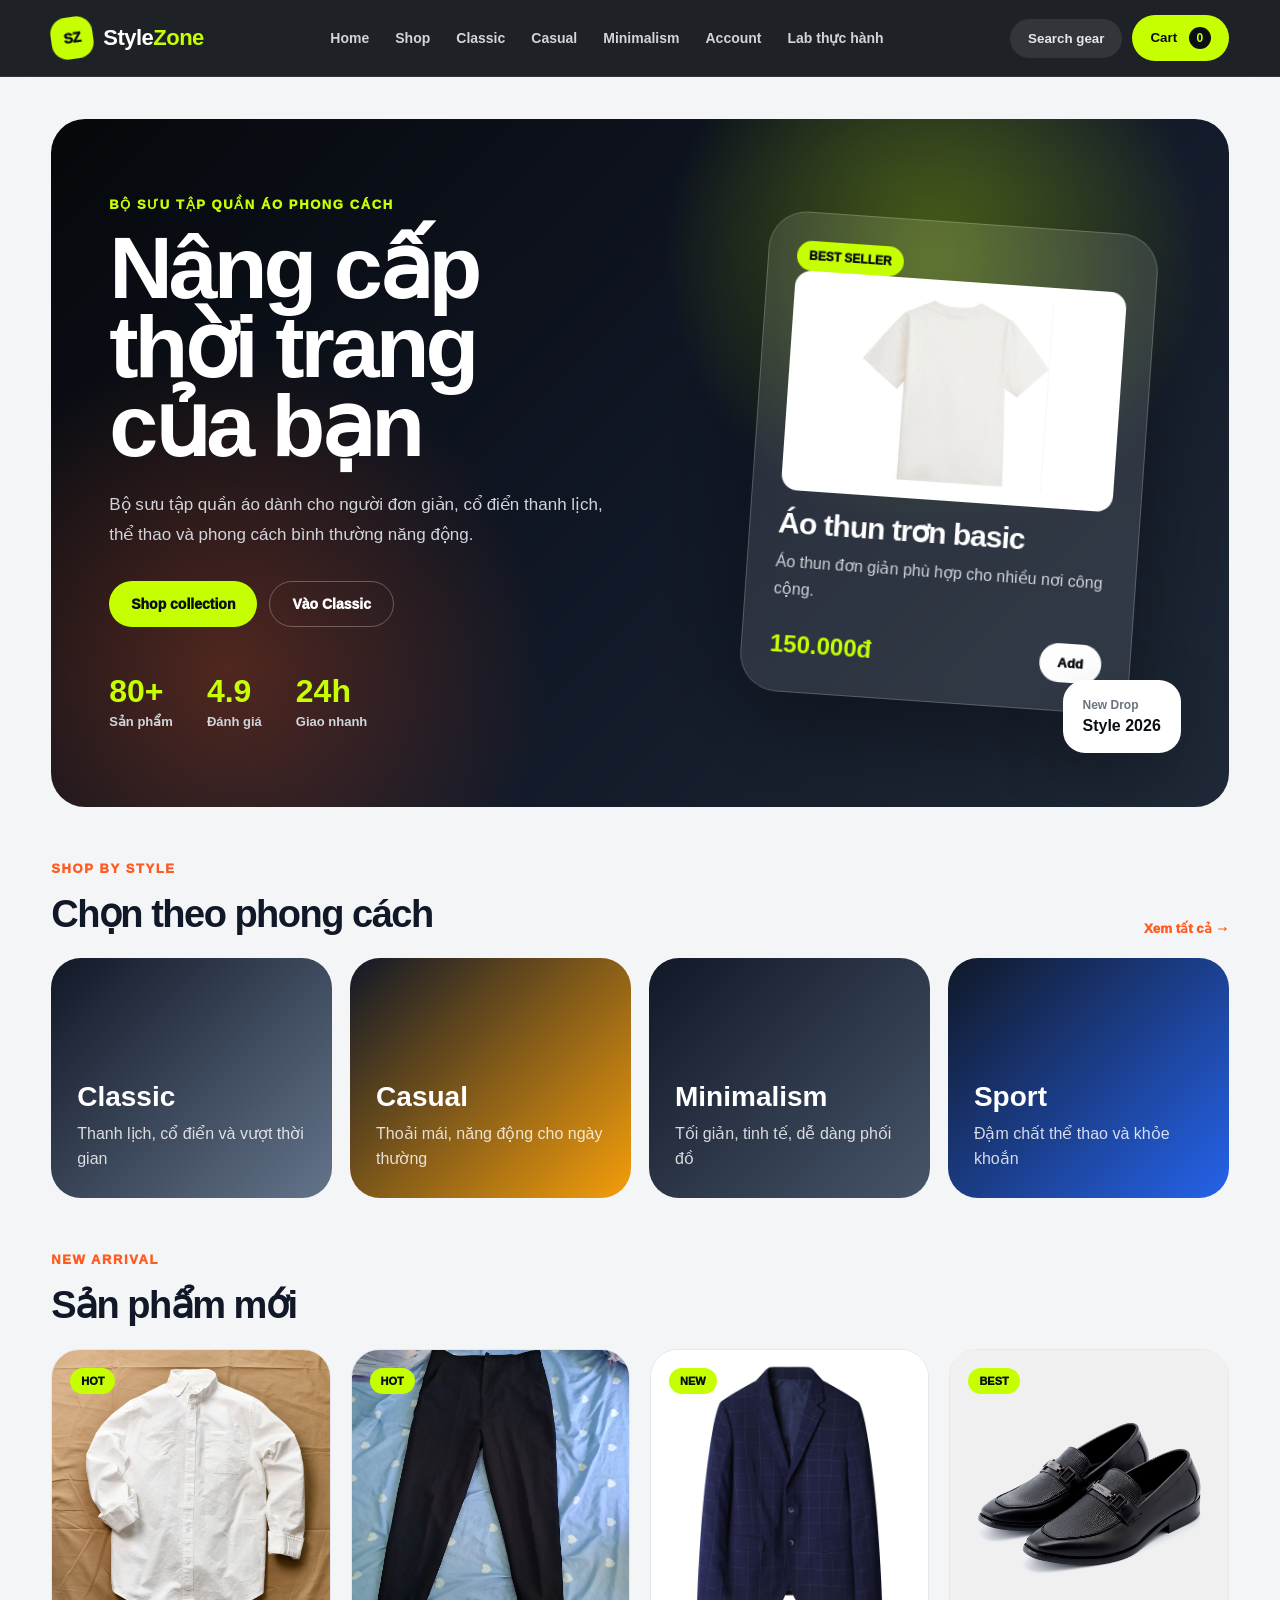
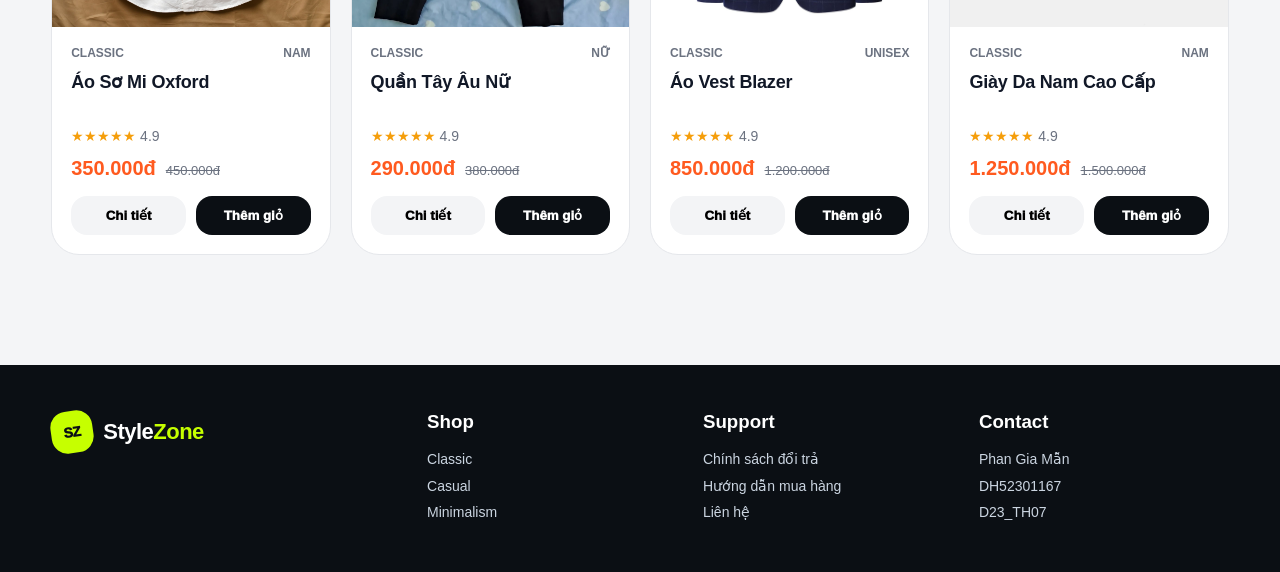
<file: index.html>
<!DOCTYPE html>
<html lang="vi">
<head>
  <meta charset="UTF-8" />
  <meta name="viewport" content="width=device-width, initial-scale=1.0" />
  <title>StyleZone Streetwear</title>
  <link rel="stylesheet" href="style.css" />
</head>
<body>
  <div class="app-shell">
    <header class="topbar">
      <div class="container topbar-inner">
        <button class="icon-btn mobile-menu-btn" onclick="toggleMobileMenu()">☰</button>

        <div class="brand" onclick="showPage('home')">
          <span class="brand-mark">SZ</span>
          <span>Style<span>Zone</span></span>
        </div>

        <nav class="nav-menu" id="navMenu">
          <a onclick="showPage('home')">Home</a>
          <a onclick="showPage('products')">Shop</a>
          <a onclick="filterByStyle('Classic')">Classic</a>
          <a onclick="filterByStyle('Casual')">Casual</a>
          <a onclick="filterByStyle('Minimalism')">Minimalism</a>
          <a onclick="showPage('auth')">Account</a>
          <a href="ThucHanh/tonghoplab.html">Lab thực hành</a>
        </nav>

        <div class="topbar-actions">
          <button class="search-pill" onclick="showPage('products')">Search gear</button>
          <button class="cart-pill" onclick="showPage('cart')">
            Cart <span id="cartCount">0</span>
          </button>
        </div>
      </div>
    </header>

    <main>
      <!-- HOME -->
      <section id="homePage" class="page active">
        <div class="container">
          <section class="hero-grid">
            <div class="hero-copy">
              <p class="eyebrow">Bộ sưu tập quần áo phong cách</p>
              <h1>Nâng cấp thời trang của bạn</h1>
              <p class="hero-text">
                Bộ sưu tập quần áo dành cho người đơn giản, cổ điển thanh lịch, thể thao và phong cách bình thường năng động.
              </p>

              <div class="hero-cta">
                <button class="btn btn-primary" onclick="showPage('products')">Shop collection</button>
                <button class="btn btn-ghost" onclick="filterByStyle('Classic')">Vào Classic</button>
              </div>

              <div class="hero-stats">
                <div>
                  <strong>80+</strong>
                  <span>Sản phẩm</span>
                </div>
                <div>
                  <strong>4.9</strong>
                  <span>Đánh giá</span>
                </div>
                <div>
                  <strong>24h</strong>
                  <span>Giao nhanh</span>
                </div>
              </div>
            </div>

            <div class="hero-product">
              <div class="hero-product-card">
                <span class="floating-label">Best seller</span>
                <div class="big-product-icon"><img src="anh/4.webp" alt=""></div>
                <h3>Áo thun trơn basic</h3>
                <p>Áo thun đơn giản phù hợp cho nhiều nơi công cộng.</p>
                <div class="hero-price-row">
                  <strong>150.000đ</strong>
                  <button onclick="addToCart(3)">Add</button>
                </div>
              </div>

              <div class="mini-drop-card">
                <span>New Drop</span>
                <strong>Style 2026</strong>
              </div>
            </div>
          </section>

<section class="section-head">
            <div>
              <p class="eyebrow dark">Shop by style</p>
              <h2>Chọn theo phong cách</h2>
            </div>
            <button class="text-btn" onclick="showPage('products')">Xem tất cả →</button>
          </section>

          <section class="style-grid">
            <article class="style-card classic" onclick="filterByStyle('Classic')">
              <h3>Classic</h3>
              <p>Thanh lịch, cổ điển và vượt thời gian</p>
            </article>
            <article class="style-card casual" onclick="filterByStyle('Casual')">
              <h3>Casual</h3>
              <p>Thoải mái, năng động cho ngày thường</p>
            </article>
            <article class="style-card minimalism" onclick="filterByStyle('Minimalism')">
              <h3>Minimalism</h3>
              <p>Tối giản, tinh tế, dễ dàng phối đồ</p>
            </article>
            <article class="style-card sport" onclick="filterByStyle('Sport')">
              <h3>Sport</h3>
              <p>Đậm chất thể thao và khỏe khoắn</p>
            </article>
          </section>

          <section class="section-head">
            <div>
              <p class="eyebrow dark">New arrival</p>
              <h2>Sản phẩm mới</h2>
            </div>
          </section>

          <section id="homeProducts" class="product-row"></section>
        </div>
      </section>

      <!-- PRODUCTS -->
      <section id="productsPage" class="page">
        <div class="container">
          <section class="shop-header">
            <div>
              <p class="eyebrow dark">StyleZone shop</p>
              <h1>Danh sách sản phẩm</h1>
              <p>Tìm kiếm, lọc theo phong cách, danh mục, giới tính và sắp xếp theo giá.</p>
            </div>
          </section>

          <section class="shop-layout">
            <aside class="filter-panel">
              <div class="filter-title">
                <h3>Bộ lọc</h3>
                <button onclick="resetFilters()">Reset</button>
              </div>

              <label>Tìm kiếm</label>
              <input id="searchInput" type="text" placeholder="Nhập tên sản phẩm..." oninput="renderProducts()" />

              <label>Phong cách</label>
              <select id="styleFilter" onchange="renderProducts()">
                <option value="Tất cả">Tất cả</option>
                <option value="Classic">Classic</option>
                <option value="Casual">Casual</option>
                <option value="Minimalism">Minimalism</option>
                <option value="Sport">Sport</option>
              </select>

              <label>Danh mục</label>
              <select id="categoryFilter" onchange="renderProducts()">
                <option value="Tất cả">Tất cả</option>
                <option value="Áo">Áo</option>
                <option value="Quần">Quần</option>
                <option value="Giày">Giày</option>
                <option value="Phụ kiện">Phụ kiện</option>
              </select>

              <label>Giới tính</label>
              <select id="genderFilter" onchange="renderProducts()">
                <option value="Tất cả">Tất cả</option>
                <option value="Nam">Nam</option>
                <option value="Nữ">Nữ</option>
                <option value="Unisex">Unisex</option>
              </select>

              <label>Sắp xếp</label>
              <select id="sortFilter" onchange="renderProducts()">
                <option value="default">Mặc định</option>
                <option value="priceAsc">Giá thấp đến cao</option>
                <option value="priceDesc">Giá cao đến thấp</option>
                <option value="nameAsc">Tên A - Z</option>
              </select>
            </aside>

            <div>
              <div class="shop-toolbar">
                <p id="resultCount">0 sản phẩm</p>
                <button class="btn btn-dark" onclick="showPage('cart')">Xem giỏ hàng</button>
              </div>
              <section id="productList" class="product-grid"></section>
            </div>
          </section>
        </div>
      </section>

      <!-- DETAIL -->
      <section id="detailPage" class="page">
        <div class="container">
          <button class="back-btn" onclick="showPage('products')">← Quay lại shop</button>
          <section id="productDetail" class="detail-layout"></section>
        </div>
      </section>

      <!-- CART -->
      <section id="cartPage" class="page">
        <div class="container">
          <section class="shop-header compact">
            <div>
              <p class="eyebrow dark">Shopping cart</p>
              <h1>Giỏ hàng giả lập</h1>
              <p>Dữ liệu giỏ hàng được lưu bằng LocalStorage.</p>
            </div>
          </section>

          <section class="cart-layout">
            <div class="cart-box">
              <h2>Sản phẩm trong giỏ</h2>
              <div id="cartList"></div>
            </div>

            <aside class="summary-box">
              <h2>Tổng đơn hàng</h2>
              <div class="summary-line">
                <span>Tạm tính</span>
                <strong id="subtotalText">0đ</strong>
              </div>
              <div class="summary-line">
                <span>Phí giao hàng</span>
                <strong id="shippingText">0đ</strong>
              </div>
              <div class="summary-line">
                <span>Giảm giá</span>
                <strong id="discountText">0đ</strong>
              </div>
              <div class="summary-line total">
                <span>Tổng cộng</span>
                <strong id="totalText">0đ</strong>
              </div>
              <button class="btn btn-primary full" onclick="goCheckout()">Thanh toán</button>
            </aside>
          </section>
        </div>
      </section>

      <!-- AUTH -->
      <section id="authPage" class="page">
        <div class="container">
          <section class="auth-layout">
            <div class="auth-banner">
              <p class="eyebrow">Member zone</p>
              <h1>JOIN THE STYLEZONE CLUB</h1>
            </div>

            <div class="auth-forms">
              <form class="form-card" onsubmit="loginSubmit(event)">
                <h2>Đăng nhập</h2>
                <label>Email</label>
                <input id="loginEmail" type="email" required placeholder="email@gmail.com" />
                <label>Mật khẩu</label>
                <input id="loginPassword" type="password" required minlength="6" placeholder="Tối thiểu 6 ký tự" />
                <button class="btn btn-primary full">Đăng nhập</button>
              </form>

              <form class="form-card" onsubmit="registerSubmit(event)">
                <h2>Đăng ký</h2>
                <label>Họ tên</label>
                <input id="registerName" type="text" required placeholder="Nhập họ tên" />
                <label>Email</label>
                <input id="registerEmail" type="email" required placeholder="email@gmail.com" />
                <label>Mật khẩu</label>
                <input id="registerPassword" type="password" required minlength="6" placeholder="Tối thiểu 6 ký tự" />
                <button class="btn btn-dark full">Tạo tài khoản</button>
              </form>
            </div>
          </section>
        </div>
      </section>

      <!-- CHECKOUT -->
      <section id="checkoutPage" class="page">
        <div class="container">
          <section class="shop-header compact">
            <div>
              <p class="eyebrow dark">Checkout</p>
              <h1>Thanh toán</h1>
              <p>Nhập thông tin giao hàng và xác nhận đơn mua giả lập.</p>
            </div>
          </section>

          <section class="checkout-layout">
            <form class="checkout-form" onsubmit="checkoutSubmit(event)">
              <h2>Thông tin nhận hàng</h2>

              <div class="form-row">
                <div>
                  <label>Họ và tên</label>
                  <input id="customerName" type="text" required placeholder="Nguyễn Văn A" />
                </div>
                <div>
                  <label>Số điện thoại</label>
                  <input id="customerPhone" type="tel" required pattern="[0-9]{9,11}" placeholder="0901234567" />
                </div>
              </div>

              <label>Email</label>
              <input id="customerEmail" type="email" required placeholder="email@gmail.com" />

              <label>Địa chỉ</label>
              <textarea id="customerAddress" required rows="4" placeholder="Nhập địa chỉ nhận hàng"></textarea>

              <div class="form-row">
                <div>
                  <label>Thanh toán</label>
                  <select id="paymentMethod" required>
                    <option value="COD">Thanh toán khi nhận hàng</option>
                    <option value="Bank">Chuyển khoản ngân hàng</option>
                    <option value="Momo">Ví MoMo</option>
                  </select>
                </div>
                <div>
                  <label>Ghi chú</label>
                  <input id="orderNote" type="text" placeholder="Giao giờ hành chính" />
                </div>
              </div>

              <button class="btn btn-primary full">Đặt hàng</button>
            </form>

            <aside class="summary-box checkout-summary">
              <h2>Đơn hàng</h2>
              <div id="checkoutItems"></div>
              <div class="summary-line total">
                <span>Tổng cộng</span>
                <strong id="checkoutTotal">0đ</strong>
              </div>
            </aside>
          </section>
        </div>
      </section>
    </main>

    <footer class="site-footer">
      <div class="container footer-grid">
        <div>
          <div class="brand footer-brand">
            <span class="brand-mark">SZ</span>
            <span>Style<span>Zone</span></span>
          </div>
        </div>
        <div>
          <h3>Shop</h3>
          <a onclick="filterByStyle('Classic')">Classic</a>
          <a onclick="filterByStyle('Casual')">Casual</a>
          <a onclick="filterByStyle('Minimalism')">Minimalism</a>
        </div>
        <div>
          <h3>Support</h3>
          <a>Chính sách đổi trả</a>
          <a>Hướng dẫn mua hàng</a>
          <a>Liên hệ</a>
        </div>
        <div>
          <h3>Contact</h3>
          <p>Phan Gia Mẫn</p>
          <p>DH52301167</p>
          <p>D23_TH07</p>
        </div>
      </div>
    </footer>

    <div id="toast" class="toast"></div>
  </div>

  <script src="script.js"></script>
</body>
</html>
</file>
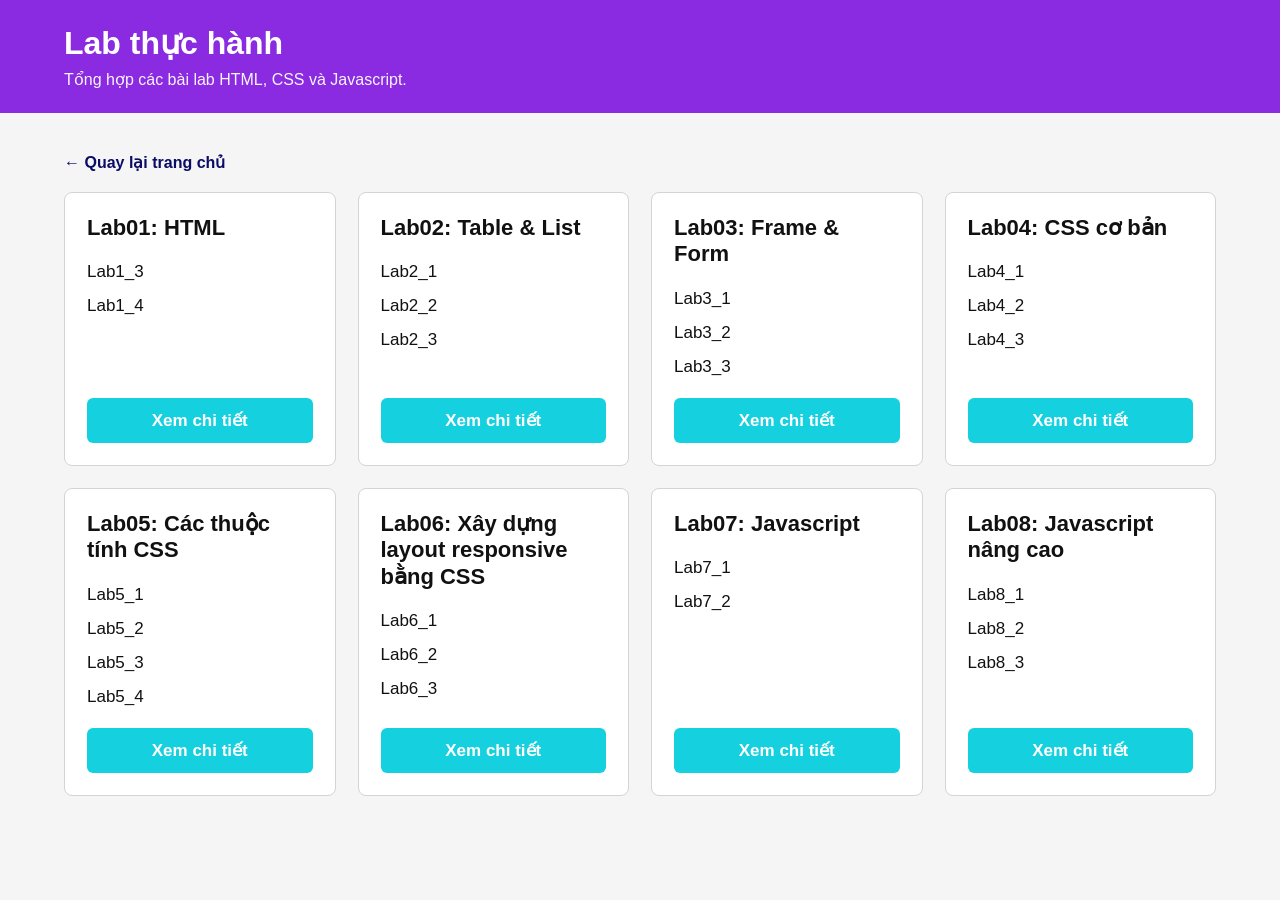
<file: ThucHanh/tonghoplab.html>
<!DOCTYPE html>
<html lang="vi">
<head>
  <meta charset="UTF-8">
  <meta name="viewport" content="width=device-width, initial-scale=1.0">
  <link rel="stylesheet" href="styles.css">
  <title>Lab thực hành</title>

</head>
<body>

  <div class="top-title">
    <div class="container">
      <h1>Lab thực hành</h1>
      <p>Tổng hợp các bài lab HTML, CSS và Javascript.</p>
    </div>
  </div>

  <main class="container">
    <a class="back-link" href="../index.html">← Quay lại trang chủ</a>

    <div class="lab-grid">
      <div class="lab-card">
        <h2>Lab01: HTML</h2>
        <div class="lab-list">
          <a class="lab-link" href="lab1/lab1_3.html">Lab1_3</a>
          <a class="lab-link" href="lab1/lab1_4.html">Lab1_4</a>
        </div>
        <a class="detail-btn" href="#">Xem chi tiết</a>
      </div>
      <div class="lab-card">
        <h2>Lab02: Table &amp; List</h2>
        <div class="lab-list">
          <a class="lab-link" href="lab2/lab2_1.html">Lab2_1</a>
          <a class="lab-link" href="lab2/lab2_2.html">Lab2_2</a>
          <a class="lab-link" href="lab2/lab2_3.html">Lab2_3</a>
        </div>
        <a class="detail-btn" href="#">Xem chi tiết</a>
      </div>
      <div class="lab-card">
        <h2>Lab03: Frame &amp; Form</h2>
        <div class="lab-list">
          <a class="lab-link" href="lab3/lab3_1.html">Lab3_1</a>
          <a class="lab-link" href="lab3/lab3_2.html">Lab3_2</a>
          <a class="lab-link" href="lab3/lab3_3.html">Lab3_3</a>
        </div>
        <a class="detail-btn" href="#">Xem chi tiết</a>
      </div>
      <div class="lab-card">
        <h2>Lab04: CSS cơ bản</h2>
        <div class="lab-list">
          <a class="lab-link" href="lab4/lab4_1.html">Lab4_1</a>
          <a class="lab-link" href="lab4/lab4_2.html">Lab4_2</a>
          <a class="lab-link" href="lab4/lab4_3.html">Lab4_3</a>
        </div>
        <a class="detail-btn" href="#">Xem chi tiết</a>
      </div>
      <div class="lab-card">
        <h2>Lab05: Các thuộc tính CSS</h2>
        <div class="lab-list">
          <a class="lab-link" href="lab5/lab5_1.html">Lab5_1</a>
          <a class="lab-link" href="lab5/lab5_2.html">Lab5_2</a>
          <a class="lab-link" href="lab5/lab5_3.html">Lab5_3</a>
          <a class="lab-link" href="lab5/lab5_4.html">Lab5_4</a>
        </div>
        <a class="detail-btn" href="#">Xem chi tiết</a>
      </div>
      <div class="lab-card">
        <h2>Lab06: Xây dựng layout responsive bằng CSS</h2>
        <div class="lab-list">
          <a class="lab-link" href="lab6/lab6_1.html">Lab6_1</a>
          <a class="lab-link" href="lab6/lab6_2.html">Lab6_2</a>
          <a class="lab-link" href="lab6/lab6_3.html">Lab6_3</a>
        </div>
        <a class="detail-btn" href="#">Xem chi tiết</a>
      </div>
      <div class="lab-card">
        <h2>Lab07: Javascript</h2>
        <div class="lab-list">
          <a class="lab-link" href="lab7/lab7_1.html">Lab7_1</a>
          <a class="lab-link" href="lab7/lab7_2.html">Lab7_2</a>
        </div>
        <a class="detail-btn" href="#">Xem chi tiết</a>
      </div>
      <div class="lab-card">
        <h2>Lab08: Javascript nâng cao</h2>
        <div class="lab-list">
          <a class="lab-link" href="lab8/lab8_1.html">Lab8_1</a>
          <a class="lab-link" href="lab8/lab8_2.html">Lab8_2</a>
          <a class="lab-link" href="lab8/lab8_3.html">Lab8_3</a>
        </div>
        <a class="detail-btn" href="#">Xem chi tiết</a>
      </div>
    </div>
  </main>

</body>
</html>
</file>
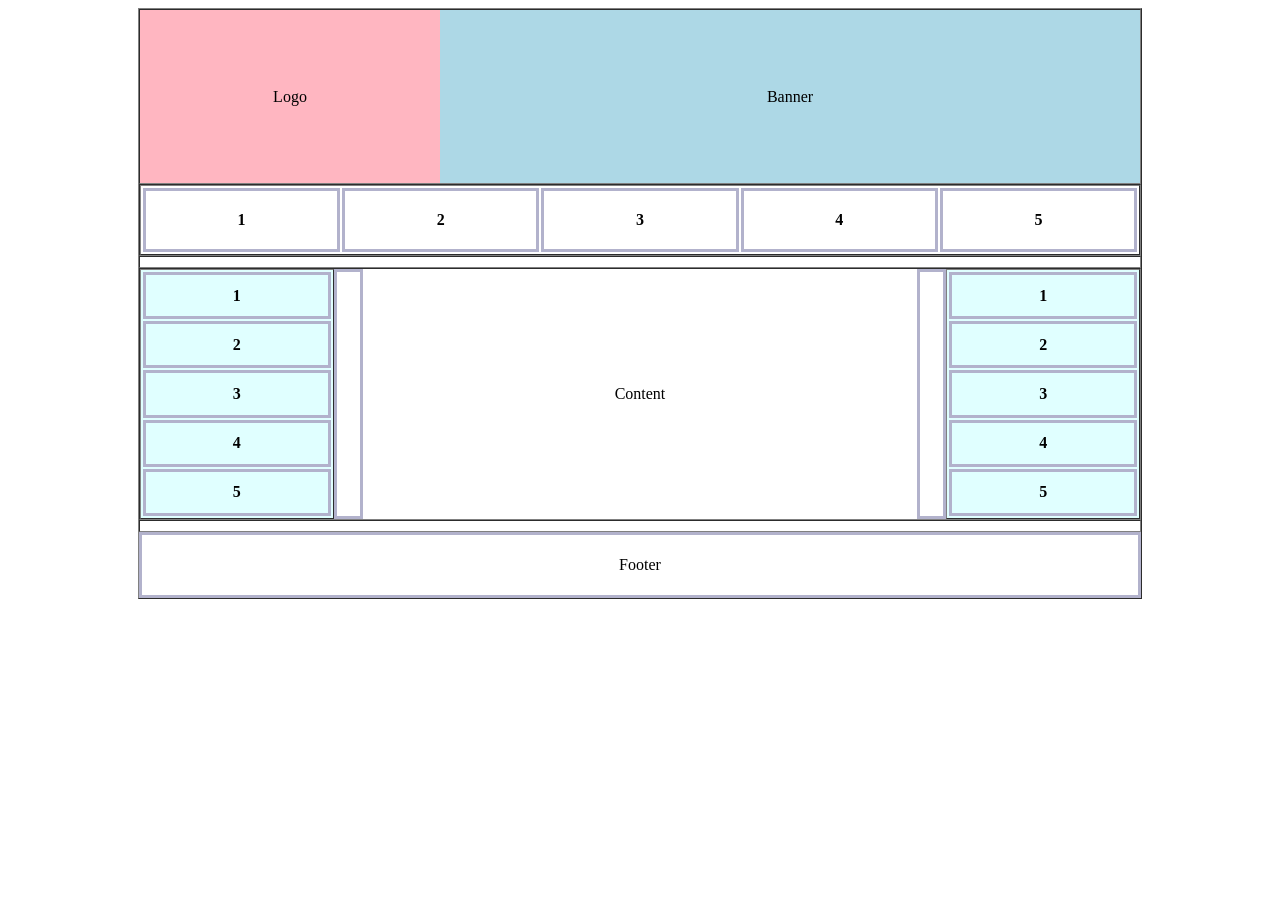
<file: ThucHanh/lab2/lab2_1.html>
<!DOCTYPE html
  PUBLIC "-//W3C//DTD XHTML 1.0 Transitional//EN" "http://www.w3.org/TR/xhtml1/DTD/xhtml1-transitional.dtd">
<html xmlns="http://www.w3.org/1999/xhtml">

<head>
  <meta http-equiv="Content-Type" content="text/html; charset=utf-8" />
  <title>BookStore</title>
</head>

<body>
  <table width="1000" align="center" border="1" cellpadding="0" cellspacing="0">

    <tr>
      <!-- logo và banner -->
      <td>
        <table border="0" cellpadding="0" cellspacing="0" width="100%">
          <tr>
            <td style="background-color: lightpink;" height="173" width="300" align="center" valign="middle" >
              Logo
            </td>
            <td style="background-color: lightblue;" width="700" align="center" >
              Banner
            </td>
          </tr>
        </table>
      </td>
    </tr>

    <tr>
      <!-- menu -->
      <td height="70">
        <table height="100%" width="1000" border="1" align="center">
          <tr>
            <td align="center" style="border:solid #b2b2cc;font-weight: bold;">1</td>
            <td align="center" style="border:solid #b2b2cc;font-weight: bold;">2</td>
            <td align="center" style="border:solid #b2b2cc;font-weight: bold;">3</td>
            <td align="center" style="border:solid #b2b2cc;font-weight: bold;">4</td>
            <td align="center" style="border:solid #b2b2cc;font-weight: bold;">5</td>
          </tr>
        </table>
        <!-- Tạo 1 table 5 cột, 1 hàng định dạng phù hợp theo yêu cầu -->

      </td>
    </tr>
    <tr>
      <!-- dòng trắng -->
      <td height="10"></td>
    </tr>
    <tr>
      <!-- Nội dung -->
      <td>
        <table width="100%" border="0" cellpadding="0" cellspacing="0">
          <tr>
            <!-- left -->
            <td style="background-color: lightcyan;" width="196" height="250" valign="top">
              <table height="100%" width="100%"border="1" align="center">
                <tr>
                  <td align="center" style="border:solid #b2b2cc;font-weight: bold;">1</td>
                </tr>
                <tr>
                  <td align="center" style="border:solid #b2b2cc;font-weight: bold;">2</td>
                </tr>
                <tr>
                  <td align="center" style="border:solid #b2b2cc;font-weight: bold;">3</td>
                </tr>
                <tr>
                  <td align="center" style="border:solid #b2b2cc;font-weight: bold;">4</td>
                </tr>
                <tr>
                  <td align="center" style="border:solid #b2b2cc;font-weight: bold;">5</td>
                </tr>
              </table>
            </td>
            
            <!-- Tạo 1 table 5 hàng, 1 cột định dạng phù hợp -->
            <td width="24" style="border:3px solid #b2b2cc;" height="70" width="200" align="center"></td> <!-- trắng -->

            <!-- center -->
            <td width="560" align="center">
              Content
            </td>

            <td width="24" style="border:3px solid #b2b2cc;" height="70" width="200" align="center"></td> <!-- trắng -->

            <!-- right -->
            <td style="background-color: lightcyan;" width="196" height="250" valign="top">
            <!-- Tạo 1 table 5 hàng, 1 cột tương ứng bên left-->
            <table height="100%" width="100%"border="1" align="center">
              <tr>
                <td align="center" style="border:solid #b2b2cc;font-weight: bold;">1</td>
              </tr>
              <tr>
                <td align="center" style="border:solid #b2b2cc;font-weight: bold;">2</td>
              </tr>
              <tr>
                <td align="center" style="border:solid #b2b2cc;font-weight: bold;">3</td>
              </tr>
              <tr>
                <td align="center" style="border:solid #b2b2cc;font-weight: bold;">4</td>
              </tr>
              <tr>
                <td align="center" style="border:solid #b2b2cc;font-weight: bold;">5</td>
              </tr>
            </table>
            </td>
          </tr>
        </table>

      </td>
    </tr>

    <tr>
      <!-- trắng -->
      <td height="10"></td>
    </tr>

    <tr>
      <!-- footer -->
      <td height="60" align="center" style="border:3px solid #b2b2cc;"> Footer </td>
    </tr>

  </table>

</body>

</html>
</file>
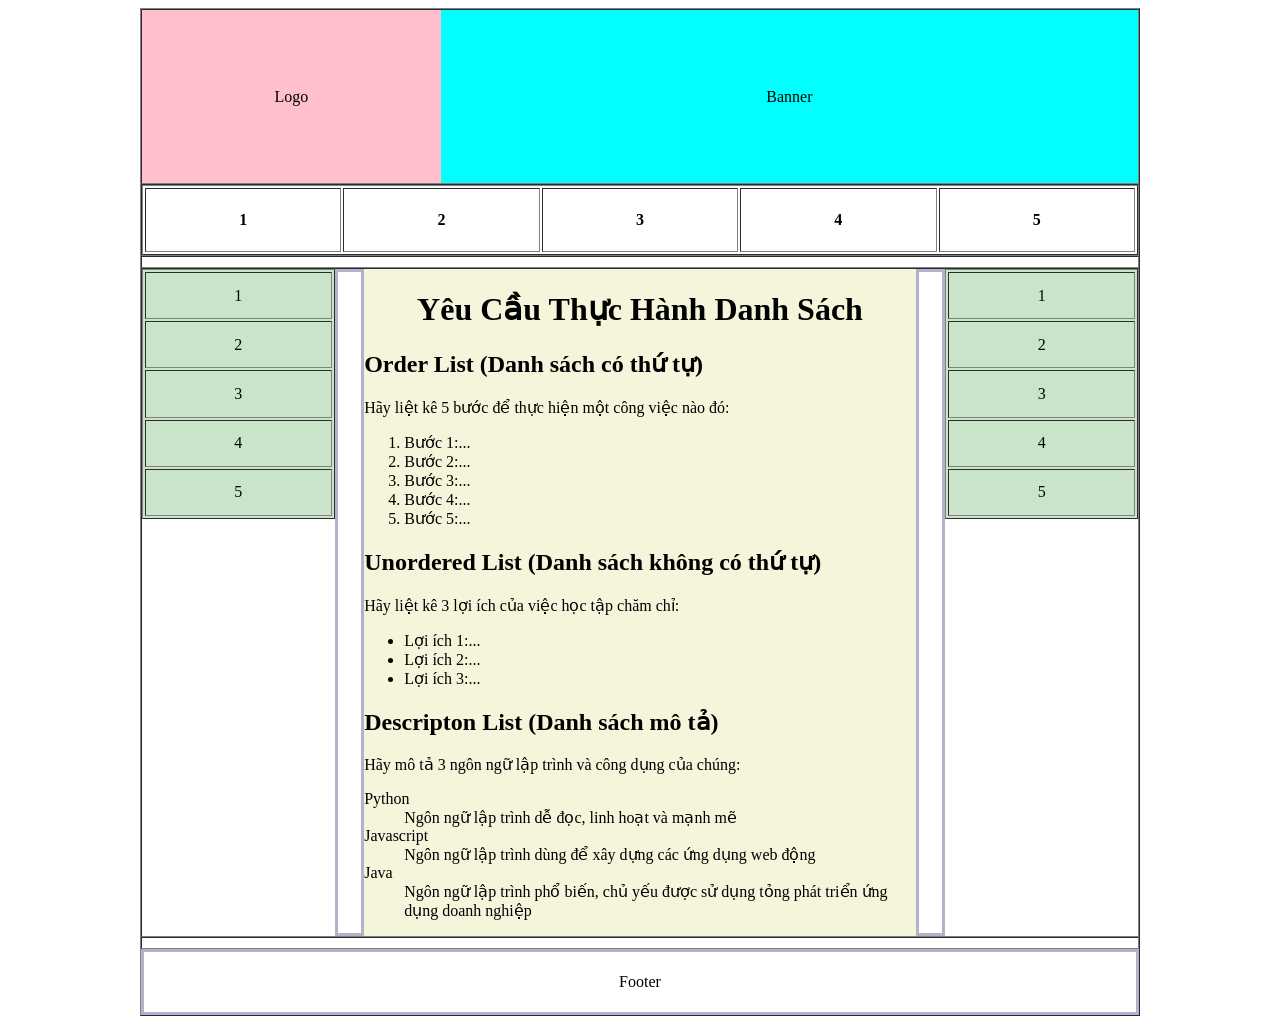
<file: ThucHanh/lab2/lab2_2.html>
<!DOCTYPE html
  PUBLIC "-//W3C//DTD XHTML 1.0 Transitional//EN" "http://www.w3.org/TR/xhtml1/DTD/xhtml1-transitional.dtd">
<html xmlns="http://www.w3.org/1999/xhtml">

<head>
  <meta http-equiv="Content-Type" content="text/html; charset=utf-8" />
  <title>BookStore</title>
</head>

<body>
  <table width="1000" align="center" border="1" cellpadding="0" cellspacing="0">

    <tr>
      <!-- logo và banner -->
      <td>
        <table border="0" cellpadding="0" cellspacing="0" width="100%">
          <tr>
            <td style="background-color: pink;" height="173" width="300" align="center" valign="middle" >
              Logo
            </td>
            <td style="background-color: cyan;" width="700" align="center" >
              Banner
            </td>
          </tr>
        </table>
      </td>
    </tr>

    <tr>
      <!-- menu -->
      <td height="70">
        <!-- Tạo 1 table 5 cột, 1 hàng định dạng phù hợp theo yêu cầu -->
        <table border="1" style="width: 100%;height: 70px;">
          <tr>
            <th>1</th>
            <th>2</th>
            <th>3</th>
            <th>4</th>
            <th>5</th>
          </tr>
        </table>
      </td>
    </tr>
    <tr>
      <!-- dòng trắng -->
      <td height="10"></td>
    </tr>
    <tr>
      <!-- Nội dung -->
      <td>
        <table width="100%" border="0" cellpadding="0" cellspacing="0">
          <tr>
            <!-- left -->
            <td width="196" height="250" valign="top">
              <table border="1" style="background-color: rgba(0, 128, 0, 0.212);width:100%;height:250px;text-align: center;">
                <tr>
                  <td>1</td>
                </tr>
                <tr>
                  <td>2</td>
                </tr>
                <tr>
                  <td>3</td>
                </tr>
                <tr>
                  <td>4</td>
                </tr>
                <tr>
                  <td>5</td>
                </tr>
              </table>
            </td>
            <!-- Tạo 1 table 5 hàng, 1 cột định dạng phù hợp -->
            
            <td width="24" style="border:3px solid #b2b2cc;" height="70" width="200" align="center"></td> <!-- trắng -->

            <!-- center -->
            <td style="background-color: beige;"width="560" align="left">
                <h1 style="text-align:center;text-transform: capitalize;">Yêu cầu thực hành danh sách</h1>
                <h2>Order List (Danh sách có thứ tự)</h2>
                <p>Hãy liệt kê 5 bước để thực hiện một công việc nào đó: </p>
                <ol>
                    <li>Bước 1:...</li>
                    <li>Bước 2:...</li>
                    <li>Bước 3:...</li>
                    <li>Bước 4:...</li>
                    <li>Bước 5:...</li>
                </ol>
                <h2>Unordered List (Danh sách không có thứ tự)</h2>
                <p>Hãy liệt kê 3 lợi ích của việc học tập chăm chỉ:</p>
                <ul>
                    <li>Lợi ích 1:...</li>
                    <li>Lợi ích 2:...</li>
                    <li>Lợi ích 3:...</li>
                </ul>
                <h2>Descripton List (Danh sách mô tả)</h2>
                <p>Hãy mô tả 3 ngôn ngữ lập trình và công dụng của chúng:</p>
                <dl>
                    <dt>Python</dt>
                    <dd>Ngôn ngữ lập trình dễ đọc, linh hoạt và mạnh mẽ</dd>
                    <dt>Javascript</dt>
                    <dd>Ngôn ngữ lập trình dùng để xây dựng các ứng dụng web động</dd>
                    <dt>Java</dt>
                    <dd>Ngôn ngữ lập trình phổ biến, chủ yếu được sử dụng tỏng phát triển ứng dụng doanh nghiệp</dd>
                </dl>
            </td>

            <td width="24" style="border:3px solid #b2b2cc;" height="70" width="200" align="center"></td> <!-- trắng -->

            <!-- right -->
            <td width="196" valign="top">
            <!-- Tạo 1 table 5 hàng, 1 cột tương ứng bên left-->
            <table border="1" style="background-color: rgba(0, 128, 0, 0.212) ;width:100%;height:250px;text-align: center;">
              <tr>
                <td>1</td>
              </tr>
              <tr>
                <td>2</td>
              </tr>
              <tr>
                <td>3</td>
              </tr>
              <tr>
                <td>4</td>
              </tr>
              <tr>
                <td>5</td>
              </tr>
            </table>
            </td>
          </tr>
        </table>

      </td>
    </tr>

    <tr>
      <!-- trắng -->
      <td height="10"></td>
    </tr>

    <tr>
      <!-- footer -->
      <td height="60" align="center" style="border:3px solid #b2b2cc;"> Footer </td>
    </tr>

  </table>

</body>

</html>
</file>
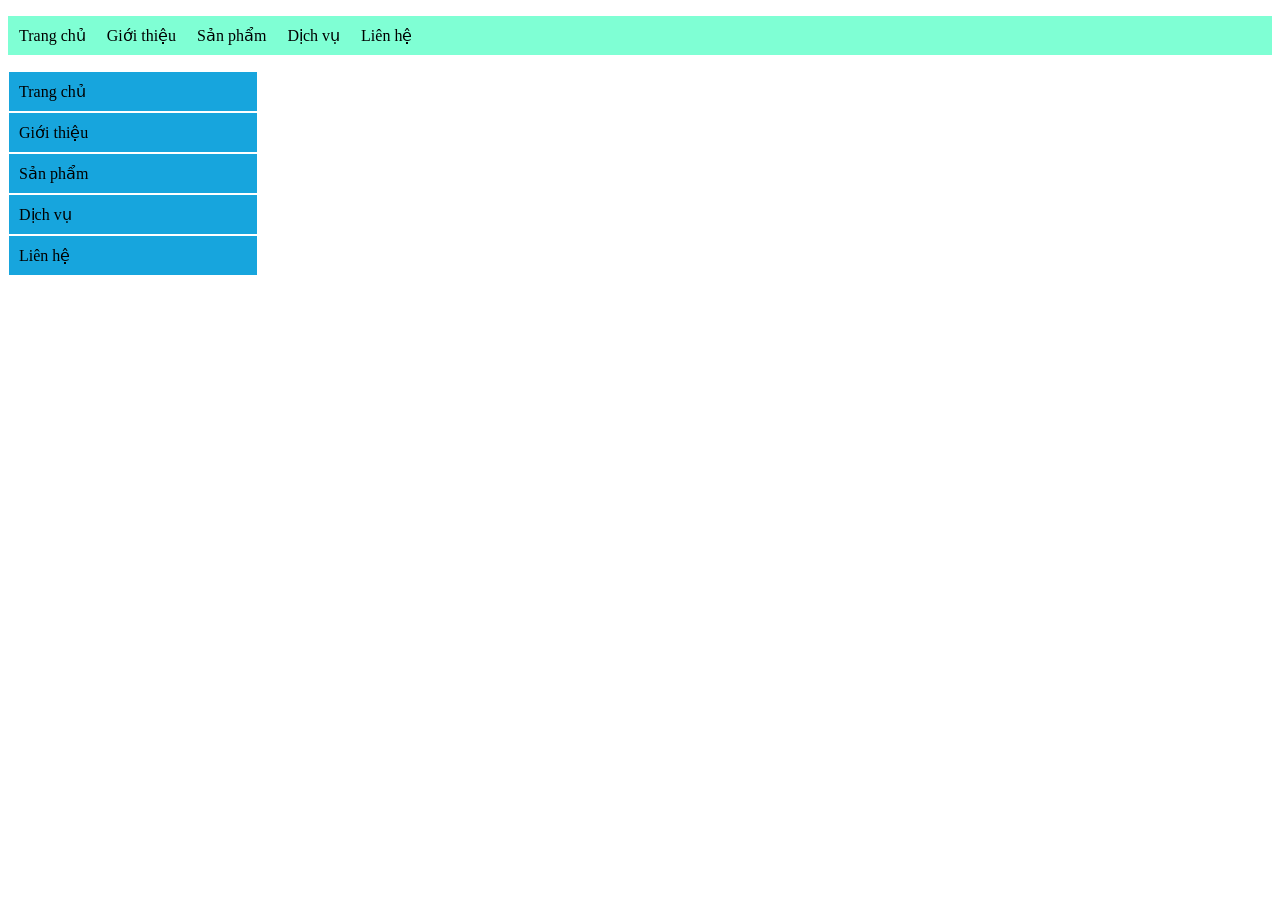
<file: ThucHanh/lab5/lab5_1.html>
<!DOCTYPE html>
<html lang="en">
<head>
    <meta charset="UTF-8">
    <meta name="viewport" content="width=device-width, initial-scale=1.0">
    <title>Document</title>
    <style>
        /* MENU NGANG */
        .menu_ngang{
            list-style: none;
            background-color: aquamarine;
            padding: 0;
            display: flex
        }
        .menu_ngang li {
            margin-left: 1px;
            padding: 10px;
            background-color: aquamarine;
        }
        .menu_ngang li:hover{
            background-color: orange;
            color: white;
            font-weight: bolder;
            border-radius: 5px;
        } 
        /* MENU DOC */
        .menu_doc{
            list-style: none;
            background-color: rgb(23, 165, 221);
            padding: 0;
            display: flex;
            flex-direction: column;
            width: 250px;
        }
        .menu_doc li{
            margin: 0;
            padding: 10px; 
            border: solid white 1px ;
        }
        .menu_doc li:hover{
            background-color: rgb(108, 199, 230);
            font-style:italic ;
        }
    </style>
</head>
<body>
<div>
    <ul class="menu_ngang">
        <li>Trang chủ</li>
        <li>Giới thiệu</li>
        <li>Sản phẩm</li>
        <li>Dịch vụ</li>
        <li>Liên hệ</li>
    </ul>
    <ul class="menu_doc">
        <li>Trang chủ</li>
        <li>Giới thiệu</li>
        <li>Sản phẩm</li>
        <li>Dịch vụ</li>
        <li>Liên hệ</li>
    </ul>
</div>
</body>
</html>
</file>
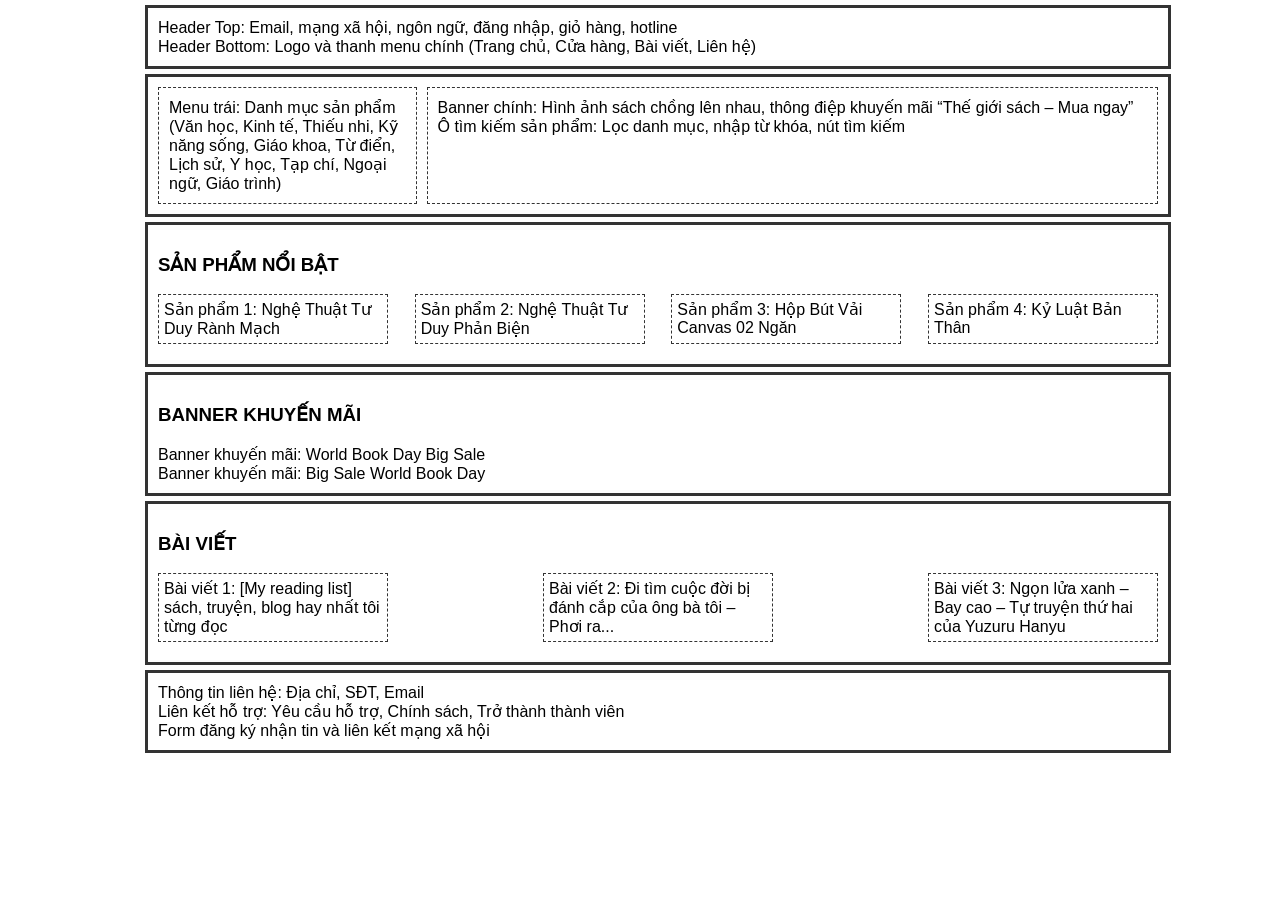
<file: ThucHanh/lab5/lab5_2.html>
<!DOCTYPE html>
<html lang="vi">
<head>
  <meta charset="UTF-8">
  <title>Bố cục BookStore - Banner riêng</title>
  <style>
    /* * {
        box-sizing: border-box;
    } */
    body {
      margin: 0;
      font-family: Arial, sans-serif;
      max-width: 1000px;
      margin: 0 auto;
    }
    .section {
      border: 3px solid #333;
      padding: 10px;
      margin: 5px;
    }
    .header, .featured-products, .promo-banner, .articles, .footer {
      width: 100%;
    }
    /* Khối menu + banner */
    .menu-banner {
      display: flex;
      justify-content: space-between;
      width: 100%;
    }
    .menu-left {
      flex: 1;
      border: 1px dashed #333;
      padding: 10px;
      margin-right: 10px;
    }
    .banner-right {
      flex: 3;
      border: 1px dashed #333;
      padding: 10px;
    }
    .product-list, .article-list {
      display: flex;
      justify-content: space-between;
      flex-wrap: wrap;
    }
    .product-item, .article-item {
      border: 1px dashed #333;
      padding: 5px;
      width: 23%;
      box-sizing: border-box;
      margin-bottom: 10px;
    }
  </style>
</head>
<body>
  <!-- Header -->
  <div class="section header">
    <div>Header Top: Email, mạng xã hội, ngôn ngữ, đăng nhập, giỏ hàng, hotline</div>
    <div>Header Bottom: Logo và thanh menu chính (Trang chủ, Cửa hàng, Bài viết, Liên hệ)</div>
  </div>

  <!-- Khối Menu + Banner -->
  <div class="section menu-banner">
    <div class="menu-left">
      Menu trái: Danh mục sản phẩm (Văn học, Kinh tế, Thiếu nhi, Kỹ năng sống, Giáo khoa, Từ điển, Lịch sử, Y học, Tạp chí, Ngoại ngữ, Giáo trình)
    </div>
    <div class="banner-right">
      Banner chính: Hình ảnh sách chồng lên nhau, thông điệp khuyến mãi “Thế giới sách – Mua ngay”
      <div>Ô tìm kiếm sản phẩm: Lọc danh mục, nhập từ khóa, nút tìm kiếm</div>
    </div>
  </div>

  <!-- Sản phẩm nổi bật -->
  <div class="section featured-products">
    <h3>SẢN PHẨM NỔI BẬT</h3>
    <div class="product-list">
      <div class="product-item">Sản phẩm 1: Nghệ Thuật Tư Duy Rành Mạch</div>
      <div class="product-item">Sản phẩm 2: Nghệ Thuật Tư Duy Phản Biện</div>
      <div class="product-item">Sản phẩm 3: Hộp Bút Vải Canvas 02 Ngăn</div>
      <div class="product-item">Sản phẩm 4: Kỷ Luật Bản Thân</div>
    </div>
  </div>

  <!-- Banner khuyến mãi riêng -->
  <div class="section promo-banner">
    <h3>BANNER KHUYẾN MÃI</h3>
    <div>Banner khuyến mãi: World Book Day Big Sale</div>
    <div>Banner khuyến mãi: Big Sale World Book Day</div>
  </div>

  <!-- Bài viết -->
  <div class="section articles">
    <h3>BÀI VIẾT</h3>
    <div class="article-list">
      <div class="article-item">Bài viết 1: [My reading list] sách, truyện, blog hay nhất tôi từng đọc</div>
      <div class="article-item">Bài viết 2: Đi tìm cuộc đời bị đánh cắp của ông bà tôi – Phơi ra...</div>
      <div class="article-item">Bài viết 3: Ngọn lửa xanh – Bay cao – Tự truyện thứ hai của Yuzuru Hanyu</div>
    </div>
  </div>

  <!-- Footer -->
  <div class="section footer">
    <div>Thông tin liên hệ: Địa chỉ, SĐT, Email</div>
    <div>Liên kết hỗ trợ: Yêu cầu hỗ trợ, Chính sách, Trở thành thành viên</div>
    <div>Form đăng ký nhận tin và liên kết mạng xã hội</div>
  </div>
</body>
</html>
</file>
<file: style.css>
:root {
  --bg: #0b0f14;
  --bg-soft: #111827;
  --card: #ffffff;
  --muted: #6b7280;
  --line: #e5e7eb;
  --text: #111827;
  --white: #ffffff;
  --neon: #c6ff00;
  --orange: #ff5a1f;
  --danger: #ef4444;
  --shadow: 0 24px 70px rgba(0, 0, 0, 0.18);
}

* {
  margin: 0;
  padding: 0;
  box-sizing: border-box;
  font-family: Arial, Helvetica, sans-serif;
}

html {
  scroll-behavior: smooth;
}

body {
  background: #f4f5f7;
  color: var(--text);
}

button,
input,
select,
textarea {
  font-family: inherit;
}

button,
a {
  cursor: pointer;
}

a {
  color: inherit;
  text-decoration: none;
}

.container {
  width: min(1180px, 92%);
  margin: auto;
}

.topbar {
  position: sticky;
  top: 0;
  z-index: 1000;
  background: rgba(11, 15, 20, 0.92);
  backdrop-filter: blur(18px);
  border-bottom: 1px solid rgba(255, 255, 255, 0.08);
}

.topbar-inner {
  min-height: 76px;
  display: flex;
  align-items: center;
  justify-content: space-between;
  gap: 18px;
}

.brand {
  display: flex;
  align-items: center;
  gap: 10px;
  color: var(--white);
  font-weight: 900;
  font-size: 22px;
  letter-spacing: -0.5px;
}

.brand span span {
  color: var(--neon);
}

.brand-mark {
  width: 42px;
  height: 42px;
  border-radius: 16px;
  background: var(--neon);
  color: var(--bg);
  display: inline-flex;
  align-items: center;
  justify-content: center;
  font-size: 14px;
  font-weight: 1000;
  transform: rotate(-8deg);
}

.nav-menu {
  display: flex;
  align-items: center;
  gap: 26px;
  color: #d1d5db;
  font-weight: 800;
  font-size: 14px;
}

.nav-menu a {
  transition: 0.25s;
}

.nav-menu a:hover {
  color: var(--neon);
}

.topbar-actions {
  display: flex;
  align-items: center;
  gap: 10px;
}

.search-pill,
.cart-pill,
.icon-btn {
  border: 0;
  border-radius: 999px;
  font-weight: 900;
}

.search-pill {
  background: rgba(255, 255, 255, 0.09);
  color: #e5e7eb;
  padding: 12px 18px;
}

.cart-pill {
  background: var(--neon);
  color: var(--bg);
  padding: 12px 18px;
}

.cart-pill span {
  display: inline-flex;
  width: 22px;
  height: 22px;
  margin-left: 8px;
  align-items: center;
  justify-content: center;
  border-radius: 50%;
  background: var(--bg);
  color: var(--neon);
  font-size: 12px;
}

.mobile-menu-btn {
  display: none;
  width: 42px;
  height: 42px;
  background: rgba(255, 255, 255, 0.09);
  color: white;
  font-size: 20px;
}

.page {
  display: none;
  min-height: 70vh;
  padding: 42px 0 70px;
}

.page.active {
  display: block;
}

.hero-grid {
  min-height: 620px;
  border-radius: 34px;
  overflow: hidden;
  background:
    radial-gradient(circle at 75% 20%, rgba(198, 255, 0, 0.35), transparent 26%),
    radial-gradient(circle at 15% 80%, rgba(255, 90, 31, 0.28), transparent 28%),
    linear-gradient(135deg, #06080b, #111827 55%, #1f2937);
  display: grid;
  grid-template-columns: 1.05fr 0.95fr;
  color: white;
  position: relative;
}

.hero-copy {
  padding: 78px 58px;
  display: flex;
  flex-direction: column;
  justify-content: center;
}

.eyebrow {
  width: fit-content;
  font-size: 13px;
  text-transform: uppercase;
  letter-spacing: 1.6px;
  color: var(--neon);
  font-weight: 1000;
  margin-bottom: 16px;
}

.eyebrow.dark {
  color: var(--orange);
}

.hero-copy h1 {
  font-size: clamp(48px, 7vw, 88px);
  line-height: 0.9;
  letter-spacing: -4px;
  max-width: 720px;
  margin-bottom: 24px;
}

.hero-text {
  color: #d1d5db;
  line-height: 1.8;
  font-size: 17px;
  max-width: 560px;
  margin-bottom: 30px;
}

.hero-cta {
  display: flex;
  flex-wrap: wrap;
  gap: 12px;
}

.btn {
  border: 0;
  border-radius: 999px;
  padding: 14px 22px;
  font-size: 14px;
  font-weight: 1000;
  transition: 0.25s;
}

.btn:hover {
  transform: translateY(-3px);
}

.btn-primary {
  background: var(--neon);
  color: var(--bg);
}

.btn-ghost {
  background: transparent;
  border: 1px solid rgba(255, 255, 255, 0.28);
  color: white;
}

.btn-dark {
  background: var(--bg);
  color: white;
}

.btn.full {
  width: 100%;
}

.hero-stats {
  margin-top: 48px;
  display: flex;
  gap: 34px;
  flex-wrap: wrap;
}

.hero-stats strong {
  display: block;
  font-size: 32px;
  color: var(--neon);
  line-height: 1;
}

.hero-stats span {
  display: block;
  margin-top: 7px;
  color: #d1d5db;
  font-size: 13px;
  font-weight: 800;
}

.hero-product {
  position: relative;
  display: flex;
  align-items: center;
  justify-content: center;
  padding: 48px;
}

.hero-product-card {
  width: min(390px, 100%);
  min-height: 470px;
  background: rgba(255, 255, 255, 0.1);
  border: 1px solid rgba(255, 255, 255, 0.2);
  border-radius: 38px;
  padding: 28px;
  backdrop-filter: blur(16px);
  box-shadow: 0 30px 100px rgba(0, 0, 0, 0.35);
  transform: rotate(4deg);
  transition: 0.35s;
}

.hero-product-card:hover {
  transform: rotate(0deg) translateY(-8px);
}

.floating-label {
  display: inline-flex;
  background: var(--neon);
  color: var(--bg);
  padding: 8px 12px;
  border-radius: 999px;
  font-size: 12px;
  font-weight: 1000;
  text-transform: uppercase;
}

.big-product-icon {
  width: 100%;
  height: 220px; /* Độ cao cố định để tất cả các card bằng nhau */
  display: flex;
  align-items: center;
  justify-content: center;
  background: #ffffff; /* Hoặc màu nền bạn muốn */
  border-radius: 16px;
  overflow: hidden;
  padding: 15px; /* Khoảng cách để ảnh không chạm mép card */
  margin-bottom: 15px;
}
.big-product-icon img {
  max-width: 100%;
  max-height: 100%;
  width: auto;
  height: auto;
  object-fit: contain; /* Cực kỳ quan trọng: giữ dáng ảnh, không làm méo giày */
  transition: transform 0.3s ease;
}
.big-product-card {
  height: 100%; /* Giúp các card trong cùng 1 hàng cao bằng nhau */
  display: flex;
  flex-direction: column;
}

.big-product-info {
  flex-grow: 1; /* Đẩy phần nút bấm hoặc giá xuống đáy card cho đều */
}
.hero-product-card h3 {
  font-size: 30px;
  letter-spacing: -1px;
  margin-bottom: 8px;
}

.hero-product-card p {
  color: #d1d5db;
  line-height: 1.7;
}

.hero-price-row {
  display: flex;
  justify-content: space-between;
  align-items: center;
  margin-top: 22px;
}

.hero-price-row strong {
  font-size: 24px;
  color: var(--neon);
}

.hero-price-row button {
  border: 0;
  background: white;
  color: var(--bg);
  border-radius: 999px;
  padding: 12px 18px;
  font-weight: 1000;
}

.mini-drop-card {
  position: absolute;
  right: 48px;
  bottom: 54px;
  background: white;
  color: var(--bg);
  padding: 18px 20px;
  border-radius: 22px;
  box-shadow: var(--shadow);
}

.mini-drop-card span {
  display: block;
  color: var(--muted);
  font-size: 12px;
  font-weight: 900;
  margin-bottom: 5px;
}

.section-head {
  margin: 54px 0 22px;
  display: flex;
  align-items: end;
  justify-content: space-between;
  gap: 18px;
}

.section-head h2 {
  font-size: 38px;
  letter-spacing: -1.5px;
}

.text-btn {
  background: transparent;
  border: 0;
  font-weight: 1000;
  color: var(--orange);
}

.style-grid {
  display: grid;
  grid-template-columns: repeat(4, 1fr);
  gap: 18px;
}

.style-card {
  min-height: 240px;
  border-radius: 30px;
  padding: 26px;
  color: white;
  display: flex;
  flex-direction: column;
  justify-content: flex-end;
  transition: 0.25s;
  position: relative;
  overflow: hidden;
}

.style-card:hover {
  transform: translateY(-7px);
}

.style-card span {
  position: absolute;
  top: 24px;
  right: 24px;
  font-size: 72px;
  opacity: 0.9;
}

.style-card h3 {
  font-size: 28px;
  margin-bottom: 8px;
}

.style-card p {
  color: rgba(255, 255, 255, 0.82);
  line-height: 1.6;
}

.style-card.classic {
  background: linear-gradient(135deg, #111827, #64748b); /* Xám lịch lãm */
}

.style-card.casual {
  background: linear-gradient(135deg, #111827, #f59e0b); /* Cam/Vàng năng động */
}

.style-card.minimalism {
  background: linear-gradient(135deg, #111827, #475569); /* Đen xám tối giản */
}

.style-card.sport {
  background: linear-gradient(135deg, #111827, #2563eb); /* Xanh thể thao */
}

.product-row,
.product-grid {
  display: grid;
  gap: 20px;
}

.product-row {
  grid-template-columns: repeat(4, 1fr);
}

.product-grid {
  grid-template-columns: repeat(3, 1fr);
}

.product-card {
  background: var(--card);
  border-radius: 28px;
  overflow: hidden;
  border: 1px solid var(--line);
  transition: 0.25s;
}

.product-card:hover {
  transform: translateY(-7px);
  box-shadow: var(--shadow);
}

.product-media {
  min-height: 245px;
  background:
    radial-gradient(circle at 70% 20%, rgba(198, 255, 0, 0.55), transparent 24%),
    linear-gradient(135deg, #111827, #374151);
  color: white;
  display: flex;
  align-items: center;
  justify-content: center;
  font-size: 88px;
  position: relative;
}

.badge {
  position: absolute;
  left: 18px;
  top: 18px;
  background: var(--neon);
  color: var(--bg);
  padding: 7px 11px;
  border-radius: 999px;
  font-size: 11px;
  font-weight: 1000;
  text-transform: uppercase;
}

.product-body {
  padding: 19px;
}

.product-meta {
  display: flex;
  justify-content: space-between;
  gap: 10px;
  color: var(--muted);
  font-size: 12px;
  font-weight: 900;
  text-transform: uppercase;
  margin-bottom: 10px;
}

.product-body h3 {
  font-size: 18px;
  line-height: 1.35;
  min-height: 48px;
  letter-spacing: -0.2px;
}

.rating {
  color: #f59e0b;
  margin: 10px 0 13px;
  font-size: 14px;
}

.price-line {
  display: flex;
  align-items: baseline;
  gap: 10px;
  margin-bottom: 16px;
}

.price-line strong {
  color: var(--orange);
  font-size: 20px;
}

.price-line span {
  color: var(--muted);
  text-decoration: line-through;
  font-size: 13px;
}

.card-actions {
  display: grid;
  grid-template-columns: 1fr 1fr;
  gap: 10px;
}

.card-actions button {
  border: 0;
  border-radius: 16px;
  padding: 12px;
  font-weight: 1000;
}

.card-actions button:first-child {
  background: #f3f4f6;
}

.card-actions button:last-child {
  background: var(--bg);
  color: white;
}

.shop-header {
  min-height: 230px;
  border-radius: 32px;
  background:
    radial-gradient(circle at 80% 20%, rgba(198, 255, 0, 0.35), transparent 25%),
    linear-gradient(135deg, #111827, #030712);
  color: white;
  display: flex;
  align-items: center;
  padding: 42px;
  margin-bottom: 26px;
}

.shop-header.compact {
  min-height: 190px;
}

.shop-header h1 {
  font-size: 56px;
  letter-spacing: -3px;
  margin-bottom: 10px;
}

.shop-header p {
  color: #d1d5db;
  line-height: 1.7;
  max-width: 620px;
}

.shop-layout {
  display: grid;
  grid-template-columns: 285px 1fr;
  gap: 24px;
  align-items: start;
}

.filter-panel,
.cart-box,
.summary-box,
.form-card,
.checkout-form {
  background: white;
  border: 1px solid var(--line);
  border-radius: 28px;
  padding: 24px;
}

.filter-panel {
  position: sticky;
  top: 98px;
}

.filter-title {
  display: flex;
  align-items: center;
  justify-content: space-between;
  margin-bottom: 18px;
}

.filter-title button {
  background: #fff7ed;
  color: var(--orange);
  border: 0;
  border-radius: 999px;
  padding: 8px 12px;
  font-weight: 900;
}

.filter-panel label,
.form-card label,
.checkout-form label {
  display: block;
  font-size: 13px;
  font-weight: 1000;
  margin: 17px 0 8px;
}

.filter-panel input,
.filter-panel select,
.form-card input,
.checkout-form input,
.checkout-form select,
.checkout-form textarea {
  width: 100%;
  border: 1px solid var(--line);
  border-radius: 16px;
  padding: 13px 14px;
  outline: 0;
  font-size: 15px;
}

.filter-panel input:focus,
.filter-panel select:focus,
.form-card input:focus,
.checkout-form input:focus,
.checkout-form select:focus,
.checkout-form textarea:focus {
  border-color: var(--orange);
  box-shadow: 0 0 0 4px rgba(255, 90, 31, 0.11);
}

.shop-toolbar {
  display: flex;
  justify-content: space-between;
  align-items: center;
  margin-bottom: 18px;
}

.shop-toolbar p {
  color: var(--muted);
  font-weight: 900;
}

.back-btn {
  background: var(--bg);
  color: white;
  border: 0;
  border-radius: 999px;
  padding: 13px 18px;
  font-weight: 1000;
  margin-bottom: 22px;
}

.detail-layout {
  display: grid;
  grid-template-columns: 0.95fr 1.05fr;
  gap: 24px;
}

.detail-media {
  background:
    radial-gradient(circle at 70% 20%, rgba(198, 255, 0, 0.5), transparent 24%),
    linear-gradient(135deg, #111827, #374151);
  color: white;
  min-height: 560px;
  border-radius: 36px;
  display: flex;
  align-items: center;
  justify-content: center;
  font-size: 170px;
}

.detail-info {
  background: white;
  border: 1px solid var(--line);
  border-radius: 36px;
  padding: 34px;
}

.detail-info h1 {
  font-size: 46px;
  letter-spacing: -2px;
  line-height: 1;
  margin-bottom: 16px;
}

.detail-desc {
  color: var(--muted);
  line-height: 1.8;
  margin: 18px 0 24px;
}

.size-list {
  display: flex;
  flex-wrap: wrap;
  gap: 10px;
  margin: 12px 0 24px;
}

.size-btn {
  border: 1px solid var(--line);
  background: white;
  border-radius: 16px;
  min-width: 54px;
  padding: 12px 16px;
  font-weight: 1000;
}

.size-btn.active,
.size-btn:hover {
  background: var(--bg);
  color: white;
  border-color: var(--bg);
}

.cart-layout,
.checkout-layout {
  display: grid;
  grid-template-columns: 1fr 360px;
  gap: 24px;
  align-items: start;
}

.cart-item {
  display: grid;
  grid-template-columns: 92px 1fr auto;
  gap: 16px;
  align-items: center;
  padding: 18px 0;
  border-bottom: 1px solid var(--line);
}

.cart-item:last-child {
  border-bottom: 0;
}

.cart-thumb {
  width: 92px;
  height: 92px;
  border-radius: 24px;
  background: #111827;
  color: white;
  display: flex;
  align-items: center;
  justify-content: center;
  font-size: 44px;
}

.cart-item h3 {
  font-size: 17px;
  margin-bottom: 7px;
}

.cart-item p {
  color: var(--muted);
  font-size: 14px;
}

.qty-box {
  display: flex;
  align-items: center;
  gap: 9px;
  margin-top: 11px;
}

.qty-box button {
  width: 32px;
  height: 32px;
  border: 0;
  border-radius: 12px;
  background: #f3f4f6;
  font-weight: 1000;
}

.qty-box button:hover {
  background: var(--neon);
}

.remove-btn {
  background: #fef2f2;
  color: var(--danger);
  border: 0;
  border-radius: 14px;
  padding: 11px 14px;
  font-weight: 1000;
}

.summary-line {
  display: flex;
  justify-content: space-between;
  color: var(--muted);
  margin: 15px 0;
  gap: 14px;
}

.summary-line strong {
  color: var(--text);
}

.summary-line.total {
  border-top: 1px solid var(--line);
  margin-top: 18px;
  padding-top: 18px;
  color: var(--text);
  font-size: 19px;
  font-weight: 1000;
}

.empty-state {
  text-align: center;
  color: var(--muted);
  padding: 54px 18px;
}

.empty-state div {
  font-size: 58px;
  margin-bottom: 12px;
}

.auth-layout {
  display: grid;
  grid-template-columns: 0.9fr 1.1fr;
  gap: 24px;
}

.auth-banner {
  min-height: 620px;
  background:
    radial-gradient(circle at 80% 20%, rgba(198, 255, 0, 0.4), transparent 25%),
    linear-gradient(135deg, #030712, #111827);
  color: white;
  border-radius: 34px;
  padding: 46px;
  display: flex;
  flex-direction: column;
  justify-content: end;
}

.auth-banner h1 {
  font-size: 60px;
  line-height: 0.92;
  letter-spacing: -3px;
  margin-bottom: 18px;
}

.auth-banner p {
  color: #d1d5db;
  line-height: 1.8;
}

.auth-forms {
  display: grid;
  gap: 20px;
}

.form-card h2,
.checkout-form h2,
.cart-box h2,
.summary-box h2 {
  margin-bottom: 18px;
}

.form-card button,
.checkout-form button {
  margin-top: 20px;
}

.checkout-form textarea {
  resize: vertical;
}

.form-row {
  display: grid;
  grid-template-columns: 1fr 1fr;
  gap: 14px;
}

.checkout-summary {
  position: sticky;
  top: 98px;
}

.site-footer {
  background: var(--bg);
  color: white;
  padding: 46px 0;
  margin-top: 40px;
}

.footer-grid {
  display: grid;
  grid-template-columns: 1.4fr 1fr 1fr 1fr;
  gap: 26px;
}

.footer-brand {
  margin-bottom: 14px;
}

.site-footer p,
.site-footer a {
  display: block;
  color: #cbd5e1;
  line-height: 1.9;
  font-size: 14px;
}

.site-footer h3 {
  margin-bottom: 13px;
}

.site-footer a:hover {
  color: var(--neon);
}

.toast {
  position: fixed;
  right: 22px;
  bottom: 22px;
  background: #111827;
  color: white;
  border: 1px solid rgba(255, 255, 255, 0.12);
  box-shadow: var(--shadow);
  padding: 15px 18px;
  border-radius: 18px;
  font-weight: 900;
  transform: translateY(25px);
  opacity: 0;
  pointer-events: none;
  transition: 0.25s;
  z-index: 3000;
}

.toast.show {
  opacity: 1;
  transform: translateY(0);
}

@media (max-width: 1050px) {
  .hero-grid,
  .detail-layout,
  .auth-layout,
  .cart-layout,
  .checkout-layout {
    grid-template-columns: 1fr;
  }

  .shop-layout {
    grid-template-columns: 1fr;
  }

  .filter-panel,
  .checkout-summary {
    position: static;
  }

  /* Đã đổi .sport-grid thành .style-grid */
  .product-row,
  .style-grid {
    grid-template-columns: repeat(2, 1fr);
  }

  .product-grid {
    grid-template-columns: repeat(2, 1fr);
  }

  .hero-product {
    padding-top: 0;
  }
}

@media (max-width: 760px) {
  .topbar-inner {
    flex-wrap: wrap;
    padding: 14px 0;
  }
  .mobile-menu-btn {
    display: inline-flex;
    align-items: center;
    justify-content: center;
  }

  .brand {
    font-size: 19px;
  }

  .nav-menu {
    order: 10;
    display: none;
    width: 100%;
    flex-direction: column;
    align-items: flex-start;
    background: rgba(255, 255, 255, 0.08);
    padding: 16px;
    border-radius: 22px;
  }

  .nav-menu.show {
    display: flex;
  }

  .topbar-actions {
    margin-left: auto;
  }

  .search-pill {
    display: none;
  }

  .hero-grid {
    min-height: auto;
  }

  .hero-copy {
    padding: 48px 26px;
  }

  .hero-copy h1 {
    letter-spacing: -2px;
  }

  .hero-product {
    padding: 0 24px 40px;
  }

  .mini-drop-card {
    display: none;
  }

  .section-head {
    align-items: flex-start;
    flex-direction: column;
  }

  .section-head h2,
  .shop-header h1 {
    font-size: 36px;
    letter-spacing: -1.4px;
  }

  /* Đã đổi .sport-grid thành .style-grid để hiển thị 1 cột trên mobile */
  .style-grid,
  .product-row,
  .product-grid,
  .footer-grid,
  .form-row {
    grid-template-columns: 1fr;
  }

  .shop-header {
    padding: 30px 24px;
  }

  .detail-media {
    min-height: 340px;
    font-size: 120px;
  }

  .detail-info h1 {
    font-size: 34px;
  }

  .cart-item {
    grid-template-columns: 80px 1fr;
  }

  .remove-btn {
    grid-column: 1 / -1;
  }

  .auth-banner {
    min-height: 360px;
    padding: 30px;
  }

  .auth-banner h1 {
    font-size: 40px;
  }
}
  /* Style cho ảnh sản phẩm */
.product-img {
  width: 100%;
  height: 100%;
  object-fit: cover; /* Giúp ảnh phủ kín khung mà không bị méo */
  transition: transform 0.5s ease;
  display: block;
}
.product-card:hover .product-img {
  transform: scale(1.1); /* Hiệu ứng phóng to nhẹ khi hover */
}

.product-media {
  background: #f0f0f0; /* Màu nền nhẹ khi ảnh chưa kịp load */
  overflow: hidden; /* Cắt phần ảnh thừa khi zoom */
  display: flex;
  align-items: center;
  justify-content: center;
}
/* Khung chứa ảnh trong trang chi tiết */
.detail-media-container {
  width: 100%;
  max-height: 550px; /* Giới hạn chiều cao tối đa */
  background: #f8f9fa;
  border-radius: 24px;
  overflow: hidden;
  display: flex;
  align-items: center;
  justify-content: center;
}

.detail-media-box {
  height: 350px;
  background: #f8f9fa;
  border-radius: 20px;
  display: flex;
  align-items: center;
  justify-content: center;
}

.detail-img-render {
  max-width: 75%;
  max-height: 75%;
  width: auto;
  height: auto;
  object-fit: contain;
}

/* Chỉnh lại layout chi tiết cho cân đối */
.detail-layout {
  display: grid;
  grid-template-columns: 1.2fr 1fr; /* Bên trái rộng hơn chút để hiện ảnh đẹp */
  gap: 50px;
  padding: 40px 0;
  align-items: start;
}

.price-line-detail {
  margin: 20px 0;
  display: flex;
  align-items: baseline;
  gap: 15px;
}

.price-line-detail .new-price {
  font-size: 32px;
  color: var(--text);
}

.price-line-detail .old-price {
  font-size: 20px;
  text-decoration: line-through;
  color: var(--muted);
}

.detail-description {
  color: #4b5563;
  line-height: 1.7;
  margin-bottom: 30px;
  font-size: 16px;
}

/* Mobile: Chuyển về 1 cột */
@media (max-width: 768px) {
  .detail-layout {
    grid-template-columns: 1fr;
    gap: 30px;
  }
}
/* Khung chứa ảnh trong trang chi tiết */
.detail-media-box {
  width: 100%;
  height: 450px; /* Chiều cao cố định cho ảnh đỡ bị to quá */
  background: #f8f9fa;
  border-radius: 20px;
  overflow: hidden;
  display: flex;
  align-items: center;
  justify-content: center;
}

.detail-img-render {
  width: 100%;
  height: 100%;
  object-fit: contain; /* Để hiện toàn bộ ảnh không bị mất góc */
  background: white;
}

.detail-icon-fallback {
  font-size: 150px;
}

.detail-desc {
  color: var(--muted);
  line-height: 1.6;
  margin-bottom: 25px;
}

/* Fix lỗi layout bị lệch */
.detail-layout {
  display: grid;
  grid-template-columns: 1fr 1fr;
  gap: 40px;
  padding: 40px 0;
  align-items: start;
}

@media (max-width: 768px) {
  .detail-layout {
    grid-template-columns: 1fr;
  }

  .detail-media-box {
    height: 300px;
  }
}
</file>
<file: ThucHanh/styles.css>
* {
      margin: 0;
      padding: 0;
      box-sizing: border-box;
      font-family: Arial, Helvetica, sans-serif;
    }

    body {
      background: #f5f5f5;
      color: #111;
    }

    a {
      color: inherit;
      text-decoration: none;
    }

    .top-title {
      background:blueviolet;
      color: white;
      padding: 24px 0;
      margin-bottom: 40px;
    }

    .container {
      width: 90%;
      max-width: 1200px;
      margin: 0 auto;
    }

    .top-title h1 {
      font-size: 32px;
      margin-bottom: 8px;
    }

    .top-title p {
      font-size: 16px;
      opacity: 0.95;
    }

    .lab-grid {
      display: grid;
      grid-template-columns: repeat(4, 1fr);
      gap: 22px;
      padding-bottom: 50px;
    }

    .lab-card {
      background: white;
      border: 1px solid #d4d4d4;
      border-radius: 8px;
      padding: 22px;
      min-height: 230px;
      display: flex;
      flex-direction: column;
    }

    .lab-card h2 {
      font-size: 22px;
      margin-bottom: 14px;
      line-height: 1.2;
    }

    .lab-list {
      flex: 1;
    }

    .lab-link {
      display: block;
      padding: 7px 0;
      font-size: 17px;
    }

    .lab-link:hover {
      color: #b46f19;
      font-weight: bold;
    }

    .empty-lab {
      color: #777;
      font-size: 15px;
    }

    .detail-btn {
      display: block;
      background: #15d1df;
      color: white;
      text-align: center;
      padding: 12px;
      border-radius: 6px;
      font-size: 17px;
      font-weight: bold;
      margin-top: 14px;
    }

    .detail-btn:hover {
      background: #c34513;
    }

    .back-link {
      display: inline-block;
      margin-bottom: 20px;
      color: #0b0c65;
      font-weight: bold;
    }

    @media (max-width: 1000px) {
      .lab-grid {
        grid-template-columns: repeat(2, 1fr);
      }
    }

    @media (max-width: 600px) {
      .lab-grid {
        grid-template-columns: 1fr;
      }

      .top-title h1 {
        font-size: 26px;
      }
    }
</file>
